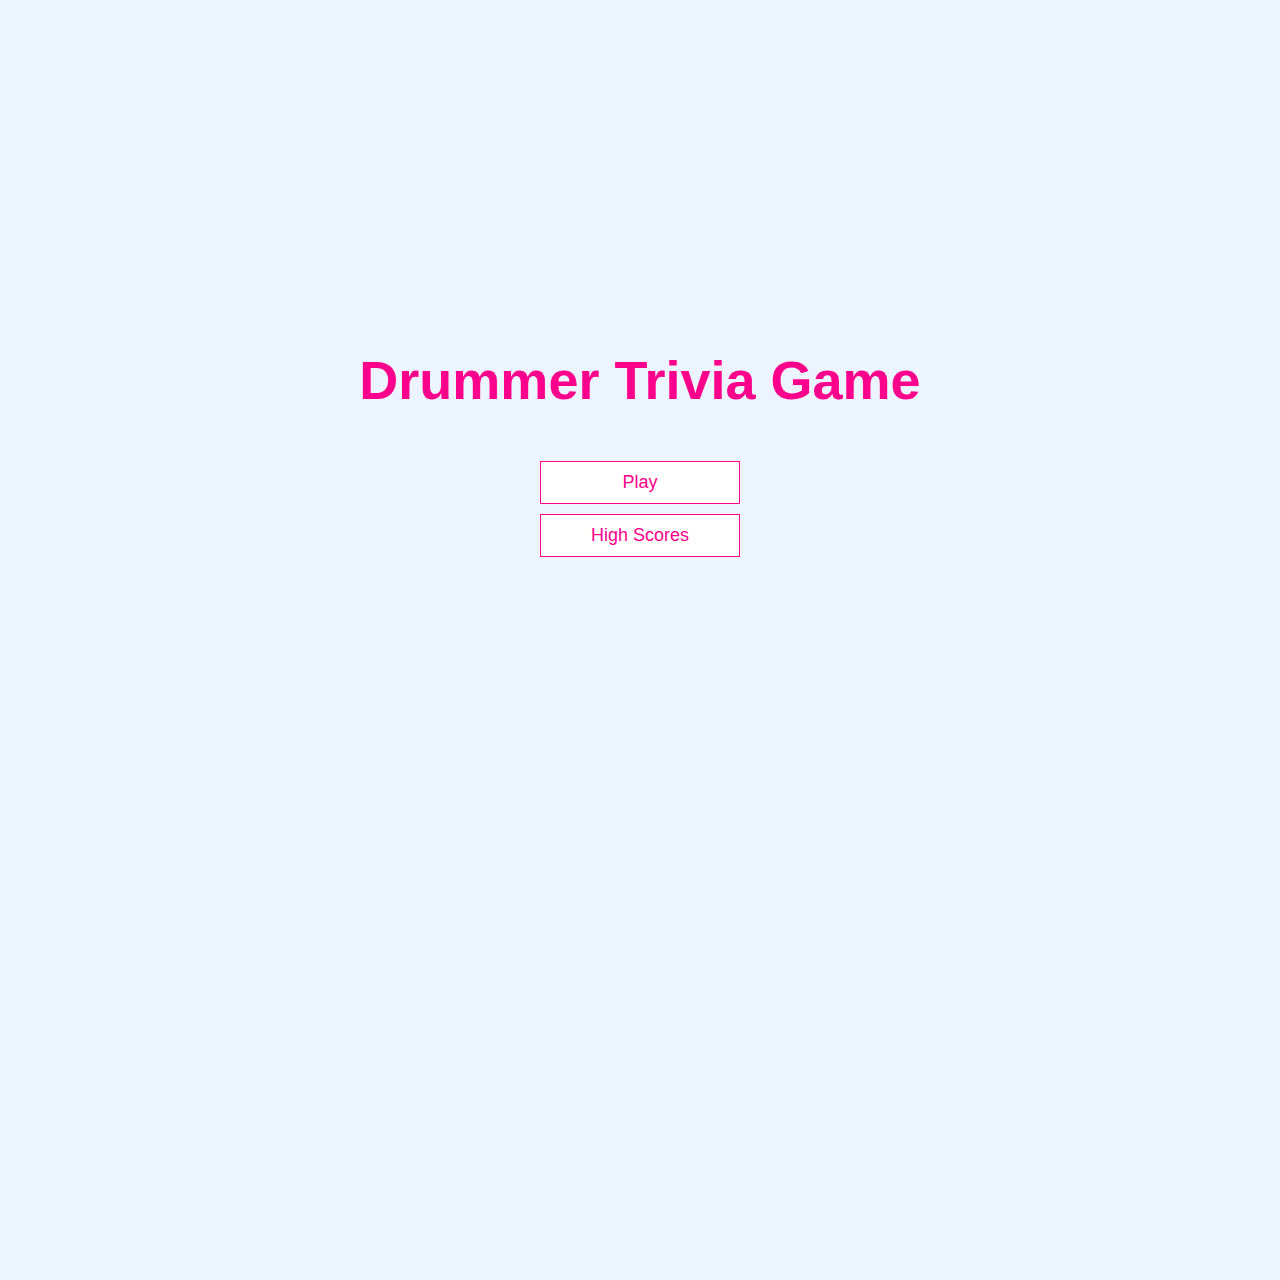
<file: index.html>
<!DOCTYPE html>
<html lang="en">
<head>
    <meta charset="UTF-8">
    <meta name="viewport" content="width=device-width, initial-scale=1.0">
    <title>Quiz App</title>
    <link rel="stylesheet" href="./Assets/style.css">
</head>
<body>
    <div class="container">
        <div id="home" class="flex-center flex-column">
              <h1>Drummer Trivia Game</h1>
              <a class="btn" id="startbutton" href="./Assets/game.html">Play</a>
              <a class="btn" href="./Assets/highscores.html">High Scores</a>  
        </div>
    </div>
    <script src="./Assets/script.js"></script>
    <script src="./Assets/game.js"></script>
</body>
</html>
</file>
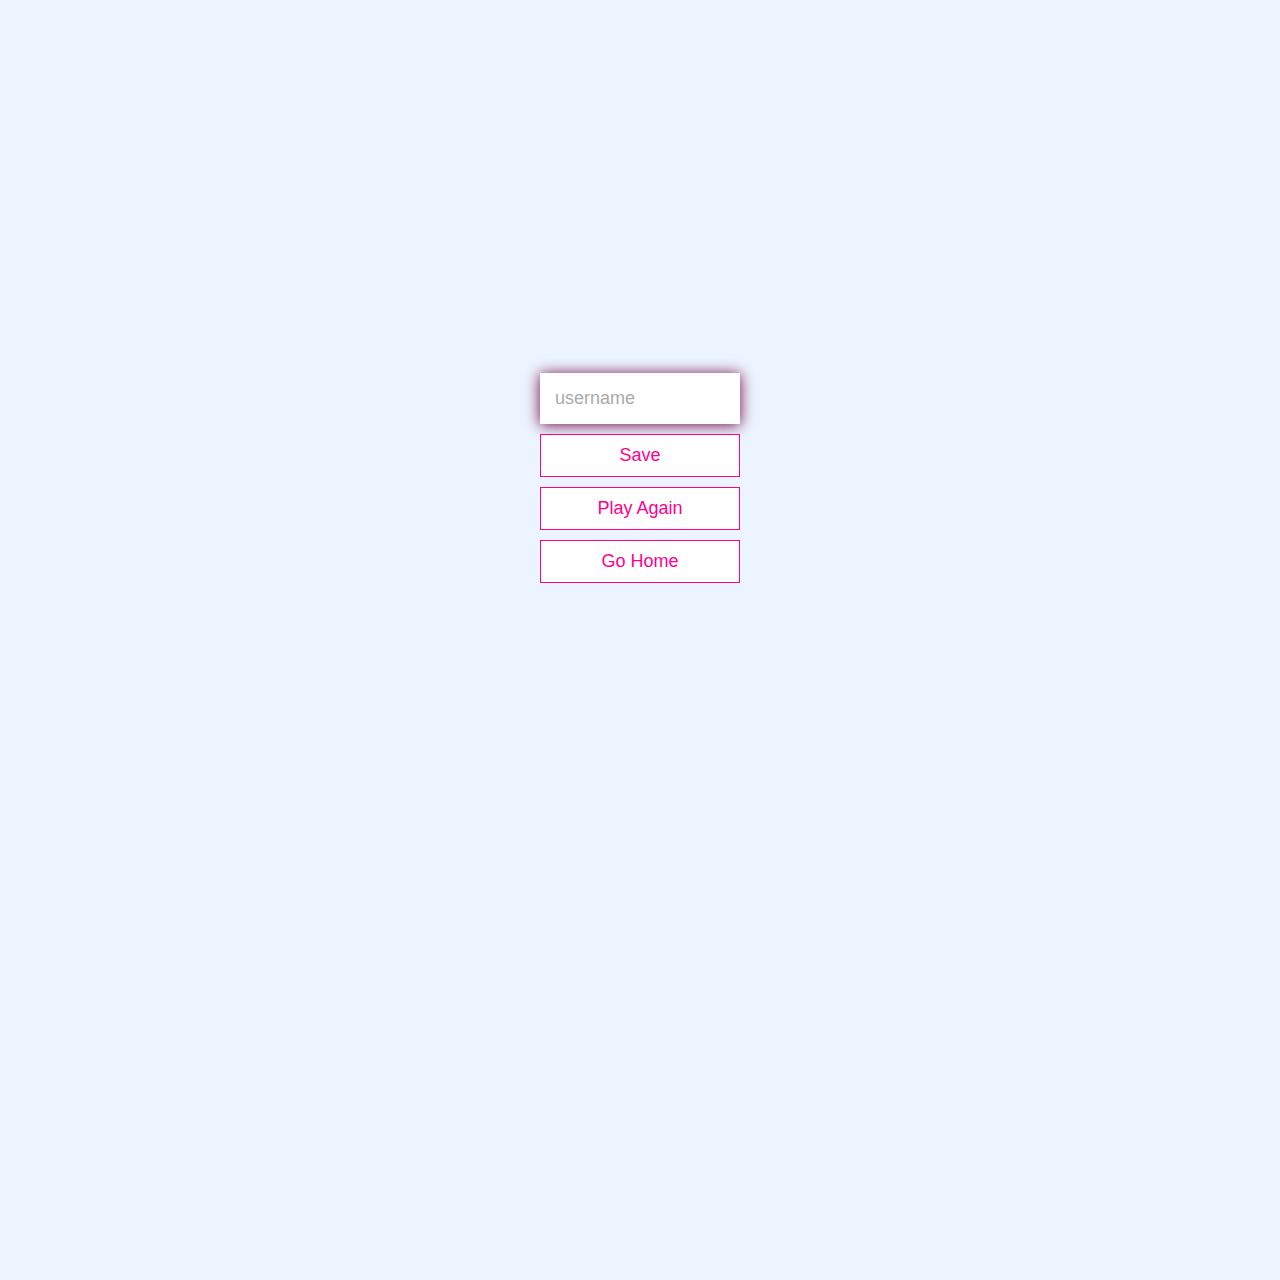
<file: Assets/end.html>
<!DOCTYPE html>
<html lang="en">
<head>
    <meta charset="UTF-8">
    <meta name="viewport" content="width=device-width, initial-scale=1.0">
    <title>Congrats!</title>
    <link rel="stylesheet" href="./style.css" />
    <link rel="stylesheet" href="./game.css" />
</head>
<body>
    <div class="container">
        <div id="end" class="flex-center flex-column">
            <h1 id="finalScore"></h1>
            <form>
                <input 
                  type="text"
                  name="username"
                  id="username"
                  placeholder="username"
                  />
                  <button 
                    type="submit" 
                    class="btn" 
                    id="saveScoreBtn" 
                    onclick="saveHighScore(event)"
                    disabled
                  >
                  Save</button>
            </form>
            <a class="btn" href="./game.html">Play Again</a>
            <a class="btn" href="../index.html">Go Home</a>
        </div>
    </div>
    <script src="end.js"></script>
</body>
</html>
</file>
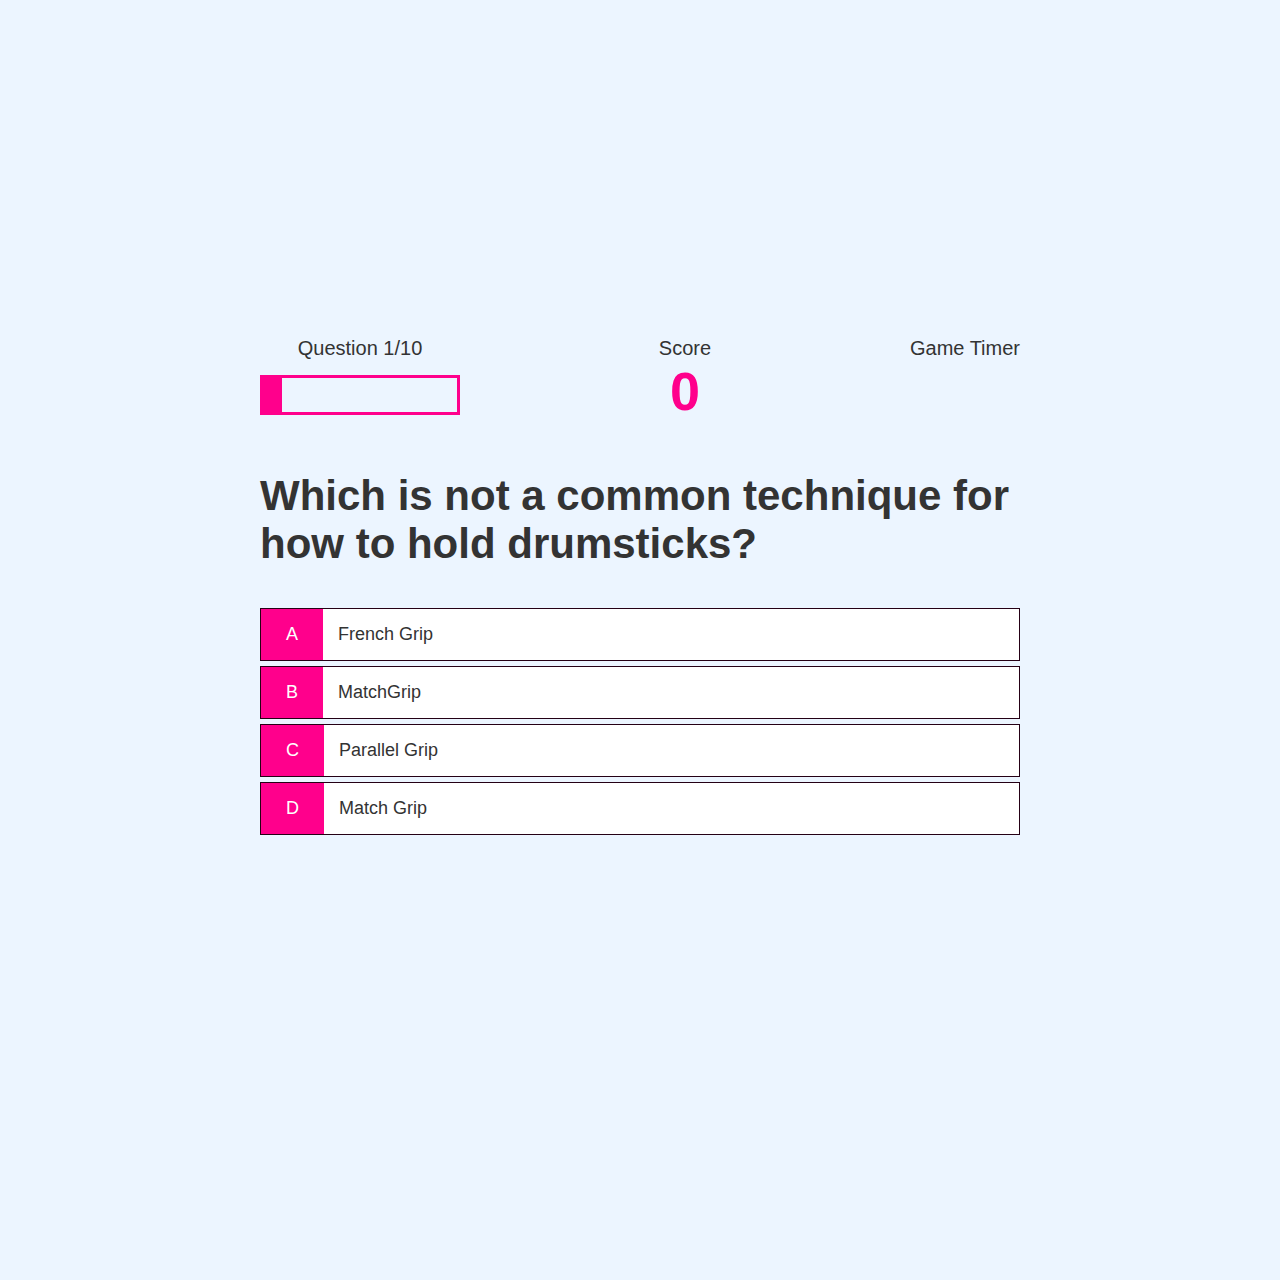
<file: Assets/game.html>
<!DOCTYPE html>
<html lang="en">
<head>
    <meta charset="UTF-8">
    <meta name="viewport" content="width=device-width, initial-scale=1.0">
    <title>Quick Quiz - Play</title>
    <link rel="stylesheet" href="./style.css" />
    <link rel="stylesheet" href="./game.css" />
</head>
<body>
    <div class="container">
        <div id="game" class="justify-center felex-column">
            <div id="hud">
                 <div id="hud-item">
                    <p id="progressText" class="hud-prefix">
                        Question
                    </p>
                    <div id="progressBar">
                        <div id="progressBarFull"></div>

                    </div>
                        
                    
                </div>
                <div id="hud-item">
                    <p class="hud-prefix">
                        Score
                    </p>
                    <h1 class="hud-main-text" id="score">
                        0
                    </h1>
                </div>
                <div id="hud-item">
                    <p class="hud-prefix">
                        Game Timer
                    </p>
                    <h1 class="hud-main-text" id="timer">
                    </h1>
                </div>
            </div>
            <h2 id="question">What is the answer to this question?</h2>
            <div class="choice-container">
                <p class="choice-prefix">A</p>
                <p class="choice-text" data-number="1">Choice 1</p>
            </div>
            <div class="choice-container">
                <p class="choice-prefix">B</p>
                <p class="choice-text" data-number="2">Choice 2</p>
            </div>
            <div class="choice-container">
                <p class="choice-prefix">C</p>
                <p class="choice-text" data-number="3">Choice 3</p>
            </div>
            <div class="choice-container">
                <p class="choice-prefix">D</p>
                <p class="choice-text" data-number="4">Choice 4</p>
            </div>
        </div>
    </div>
    <script src="./game.js"></script>
    <script src="./script.js"></script>
</body>
</html>
</file>
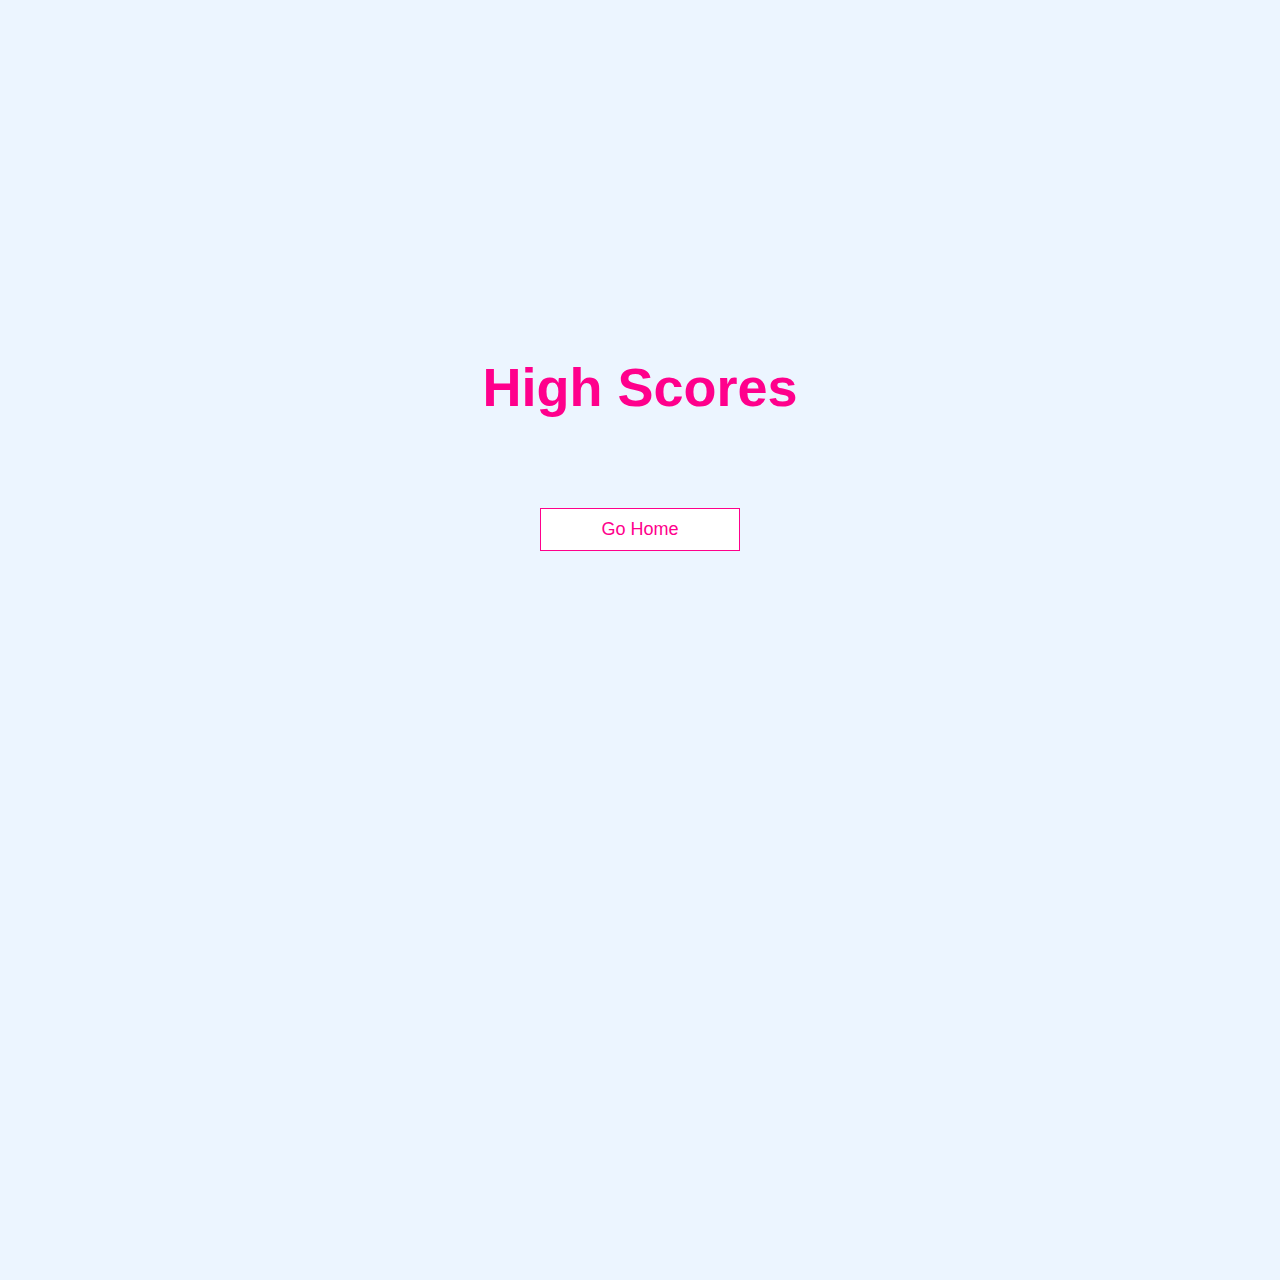
<file: Assets/highscores.html>
<!DOCTYPE html>
<html lang="en">
<head>
    <meta charset="UTF-8">
    <meta name="viewport" content="width=device-width, initial-scale=1.0">
    <title>High Scores</title>
    <link rel="stylesheet" href="./game.css" />
    <link rel="stylesheet" href="./style.css" />
    <link rel="stylesheet" href="./highscores.css" />
</head>
<body>
    <div class="container">
        <div id="highScores" class="flex-center flex-column">
            <h1 id="finalScore">High Scores</h1>
            <ul id="highScoresList"></ul>
            <a class="btn" href="../index.html">Go Home</a>
        </div>
    </div>
    <script src="./highscores.js"></script>
</body>
</html>
</file>
<file: Assets/style.css>
:root {
    background-color: #ecf5ff;
    font-size: 62.5%;
}

*{
    box-sizing: border-box;
    font-family: Arial, Helvetica, sans-serif;
    margin: 0;
    padding: 0;
    color: #333;
}

 h1,
 h2,
 h3,
 h4 {
     margin-bottom: 1rem;
 }

 h1 {
     font-size: 5.4rem;
     color: rgb(255, 0, 140);
     margin-bottom: 5rem;
     text-align: center;
 }

 h1 > span {
     text-align: center;
     font-size: 2.4rem;
     font-weight: 500;
 }

 h2 {
     font-size: 4.2rem;
     margin-bottom: 4rem;
     font-weight: 700;
 }

h3 {
    font-size: 2.8rem;
    font-weight: 500;
}
/* UTILITIES */

.container {
    width: 100vw;
    height: 100vw;
    display: flex;
    justify-content: center;
    align-items: center;
    max-width: 80rem;
    margin: 0 auto;
    padding: 2rem;
    padding-bottom: 30%;
}


.container > * {
    width: 100%;
}

.flex-column {
    display: flex;
    flex-direction: column;
}

.flex-center {
    justify-content: center;
    align-items: center;
}

.justify-center {
    justify-content: center;
}

.text-center {
    text-align: center;
}

.hidden {
    display: none;
}

/* Buttons */
.btn {
    font-size: 1.8rem;
    padding: 1rem 0;
    width: 20rem;
    text-align: center;
    border: 0.1rem solid  rgb(255, 0, 140);
    margin-bottom: 1rem;
    text-decoration: none;
    color: rgb(255, 0, 140);
    background-color: white;
}

.btn:hover {
    cursor: pointer;
    box-shadow: 0 0.4rem 1.4rem 0 rgb(114, 0, 63);
    transform: translateY(-0.1rem);
    transition: transform 150ms;
}

.btn:disabled:hover {
    cursor: not-allowed;
    box-shadow: none;
    transform: none;
}

#gametitle {
    font-family: Arial, Helvetica, sans-serif;
    font-size: 2.1rem;
    box-sizing: border-box;
    font-family: Arial, Helvetica, sans-serif;
    margin: 0;
    padding: 0;
    color: #333;

}

/* FORMS */

form {
    width: 100%;
    display: flex;
    flex-direction: column;
    align-items: center;
}

input {
    margin-bottom: 1rem;
    width: 20rem;
    padding: 1.5rem;
    font-size: 1.8rem;
    border: none;
    box-shadow: 0 0.1rem 1.4rem 0 rgb(114, 0, 63);
}

input::placeholder {
    color: #aaa;
}
</file>
<file: Assets/game.css>
.choice-container {
    display: flex;
    margin-bottom: 0.5rem;
    width: 100%;
    font-size: 1.8rem;
    border: 0.1rem solid  rgb(37, 0, 21);
    background-color: white;
}

.choice-container:hover {
    cursor: pointer;
    box-shadow: 0 0.4rem 1.4rem 0 rgb(114, 0, 63);
    transform: translateY(-0.1rem);
    transition: transform 150ms;
}

.choice-prefix {
    padding: 1.5rem 2.5rem;
    background-color:  rgb(255, 0, 140);
    color: white;
}

.choice-text {
    padding: 1.5rem;
    width: 100%;
}

.correct {
    background-color: #2efc38;
}

.incorrect {
    background-color: #dc3551;
}

/* HUD */

#hud {
    padding-top: 26rem;
    display: flex;
    justify-content: space-between;
}

.hud-prefix {
    text-align: center;
    font-size: 2rem;
}

.hud-main-text {
    text-align: center;
}

#progressBar {
    width: 20rem;
    height: 4rem;
    border: 0.3rem solid rgb(255, 0, 140);
    margin-top: 1.5rem;
}

#progressBarFull {
    height: 3.4rem;
    background-color: rgb(255, 0, 140);
    width: 0%;

}
</file>
<file: Assets/highscores.css>
#highScoresList {
    list-style: none;
    padding-left: 0;
    margin-bottom: 4rem;
}

.high-score {
    font-size: 2.8rem;
    margin-bottom: 0.5rem;
    color: rgb(255, 0, 140);
    font-weight: lighter;
    
    
}

.high-score:hover {
    transform: 1.025;
}
</file>
